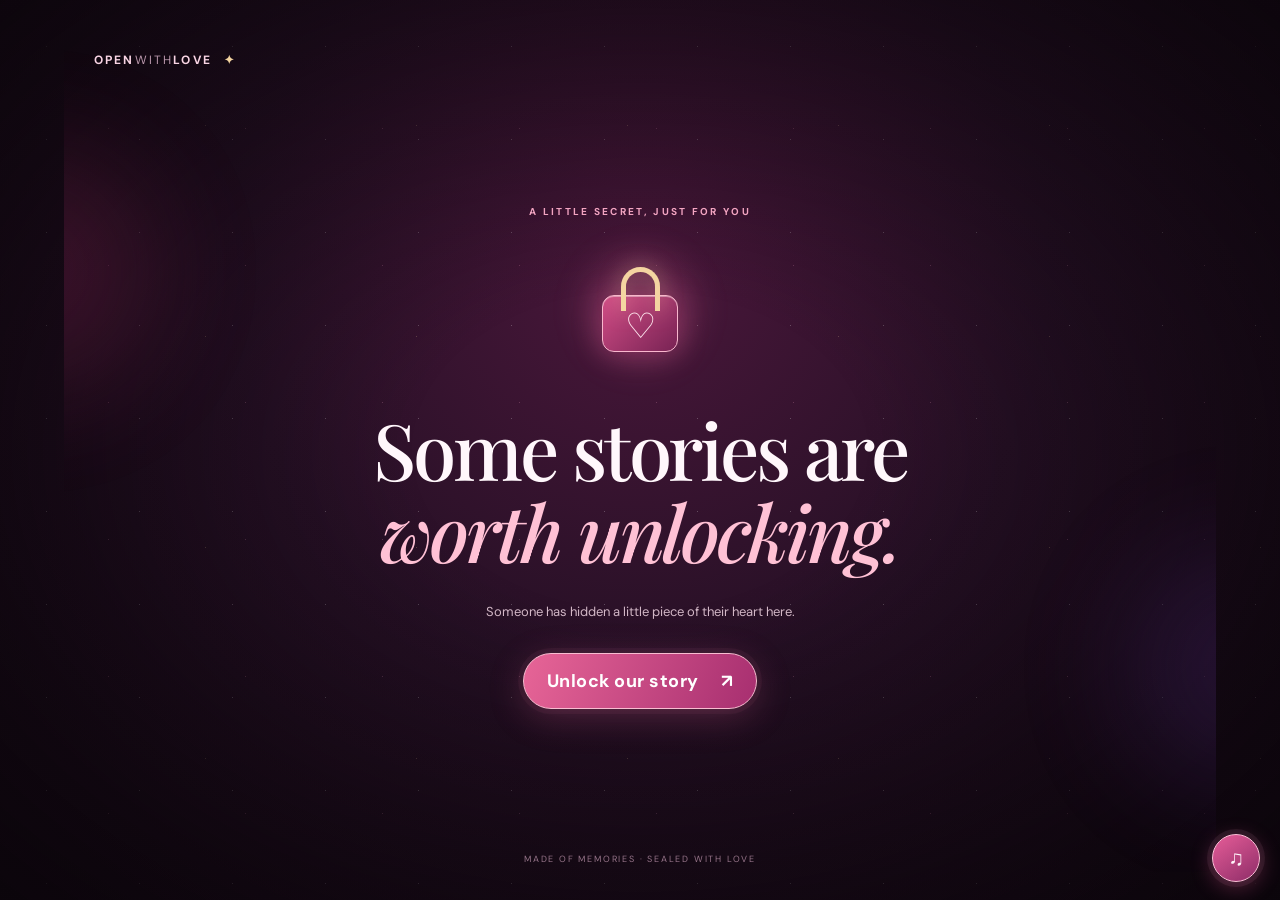
<file: index.html>
<!doctype html>
<html lang="en"><head><meta charset="utf-8"><meta name="viewport" content="width=device-width,initial-scale=1"><meta name="theme-color" content="#190916"><title>The Anniversary Experience | OpenWithLove</title><link rel="stylesheet" href="style.css"><script src="config.js"></script><script defer src="script.js"></script></head>
<body class="scene scene-intro">
<div class="starfield" aria-hidden="true"></div><div class="vignette"></div>
<main class="intro-stage">
  <div class="brand-mark">OPEN<span>WITH</span>LOVE <i>✦</i></div>
  <div class="orb orb-one"></div><div class="orb orb-two"></div>
  <div class="intro-kicker reveal" id="introKicker">A LITTLE SECRET, JUST FOR YOU</div>
  <div class="lock-wrap reveal delay-1"><div class="lock-glow"></div><div class="lock-icon"><span class="lock-shackle"></span><span class="lock-body">♡</span></div></div>
  <h1 class="intro-title reveal delay-2" id="introTitle">Some stories are<br><em>worth unlocking.</em></h1>
  <p class="intro-copy reveal delay-3" id="introCopy">Someone has hidden a little piece of their heart here.</p>
  <button class="glow-button reveal delay-4" id="beginBtn"><span id="beginLabel">Unlock our story</span> <span>↗</span></button>
  <div class="bottom-note">MADE OF MEMORIES · SEALED WITH LOVE</div>
</main>
</div><div class="music-float" id="musicFloat">
<button type="button" class="music-float-button" id="musicFloatButton" aria-label="Play music" title="Play or pause music">♫</button>
<audio id="musicFloatAudio" loop preload="none"></audio>
</div></body></html>
</file>
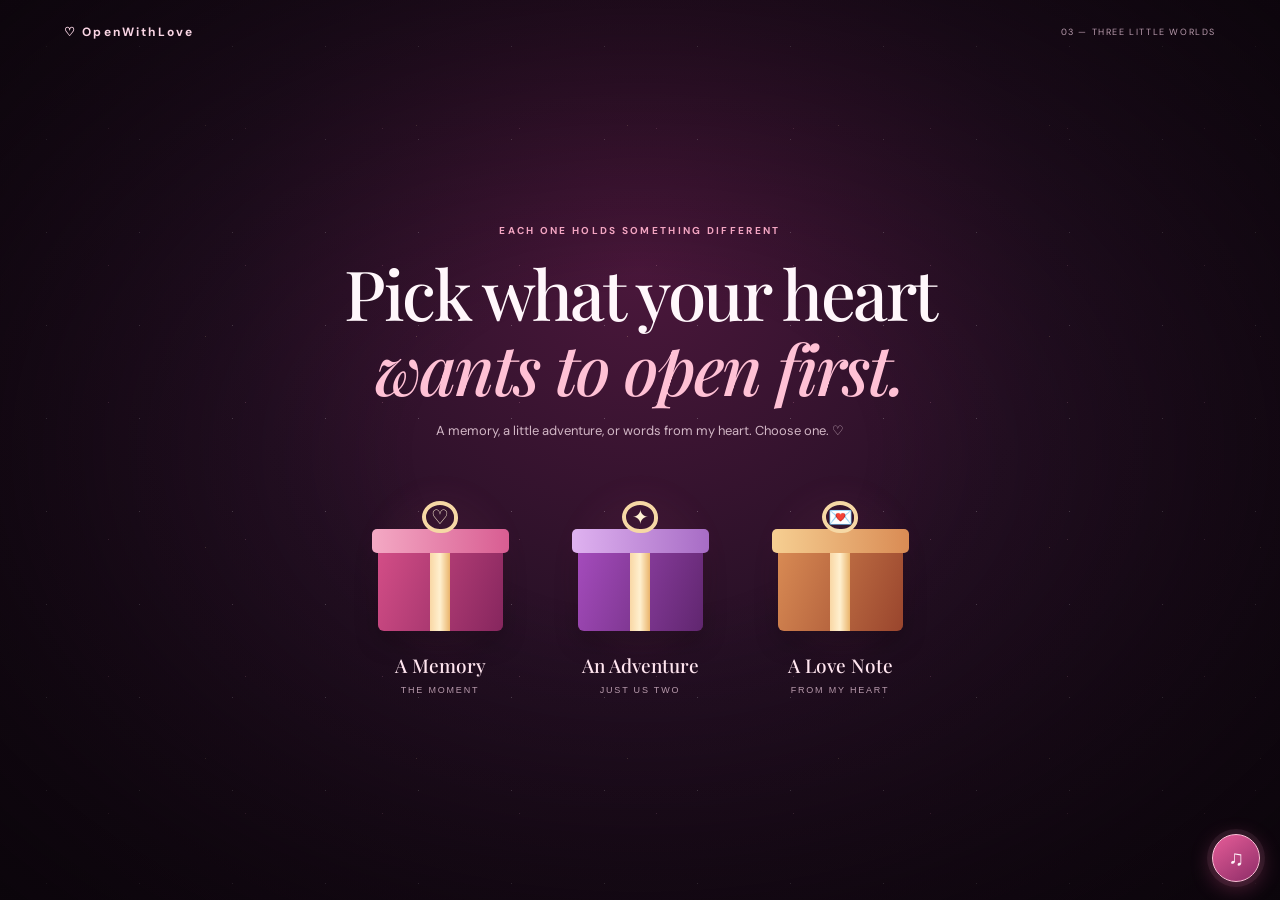
<file: boxes.html>
<!doctype html><html lang="en"><head><meta charset="utf-8"><meta name="viewport" content="width=device-width,initial-scale=1"><title>Choose Your Surprise</title><link rel="stylesheet" href="style.css"><script src="config.js"></script><script defer src="script.js"></script></head><body class="scene">
<div class="starfield"></div><div class="vignette"></div><header class="topbar"><a href="index.html" class="brand">♡ OpenWithLove</a><span>03 — THREE LITTLE WORLDS</span></header>
<main class="scene-content boxes-content"><p class="eyebrow">EACH ONE HOLDS SOMETHING DIFFERENT</p><h1>Pick what your heart<br><em>wants to open first.</em></h1><p class="muted">A memory, a little adventure, or words from my heart. Choose one. ♡</p>
<div class="mystery-row romantic-choices">
<button class="mystery-box choice-memory" data-box="memory" aria-label="Open a memory capsule"><span class="box-aura"></span><span class="gift-lid"></span><span class="gift-body"></span><span class="gift-ribbon"></span><span class="gift-bow">♡</span><b class="choice-title">A Memory</b><small>THE MOMENT</small></button>
<button class="mystery-box choice-date" data-box="date" aria-label="Reveal a date night invitation"><span class="box-aura"></span><span class="gift-lid"></span><span class="gift-body"></span><span class="gift-ribbon"></span><span class="gift-bow">✦</span><b class="choice-title">An Adventure</b><small>JUST US TWO</small></button>
<button class="mystery-box choice-letter" data-box="letter" aria-label="Open a little love letter"><span class="box-aura"></span><span class="gift-lid"></span><span class="gift-body"></span><span class="gift-ribbon"></span><span class="gift-bow">💌</span><b class="choice-title">A Love Note</b><small>FROM MY HEART</small></button>
</div>
<section class="box-reveal hidden" id="boxReveal" aria-live="polite">
<div class="reveal-spark" id="revealIcon">✧</div><p class="eyebrow" id="revealEyebrow">JUST FOR YOU</p><h2 id="boxTitle">A little surprise</h2><p id="boxText"></p>
<div id="boxExtra" class="box-extra"></div>
<button class="glow-button hidden" id="boxContinue">Keep our story going ↗</button>
</section></main></div><div class="music-float" id="musicFloat">
<button type="button" class="music-float-button" id="musicFloatButton" aria-label="Play music" title="Play or pause music">♫</button>
<audio id="musicFloatAudio" loop preload="none"></audio>
</div></body></html>
</file>
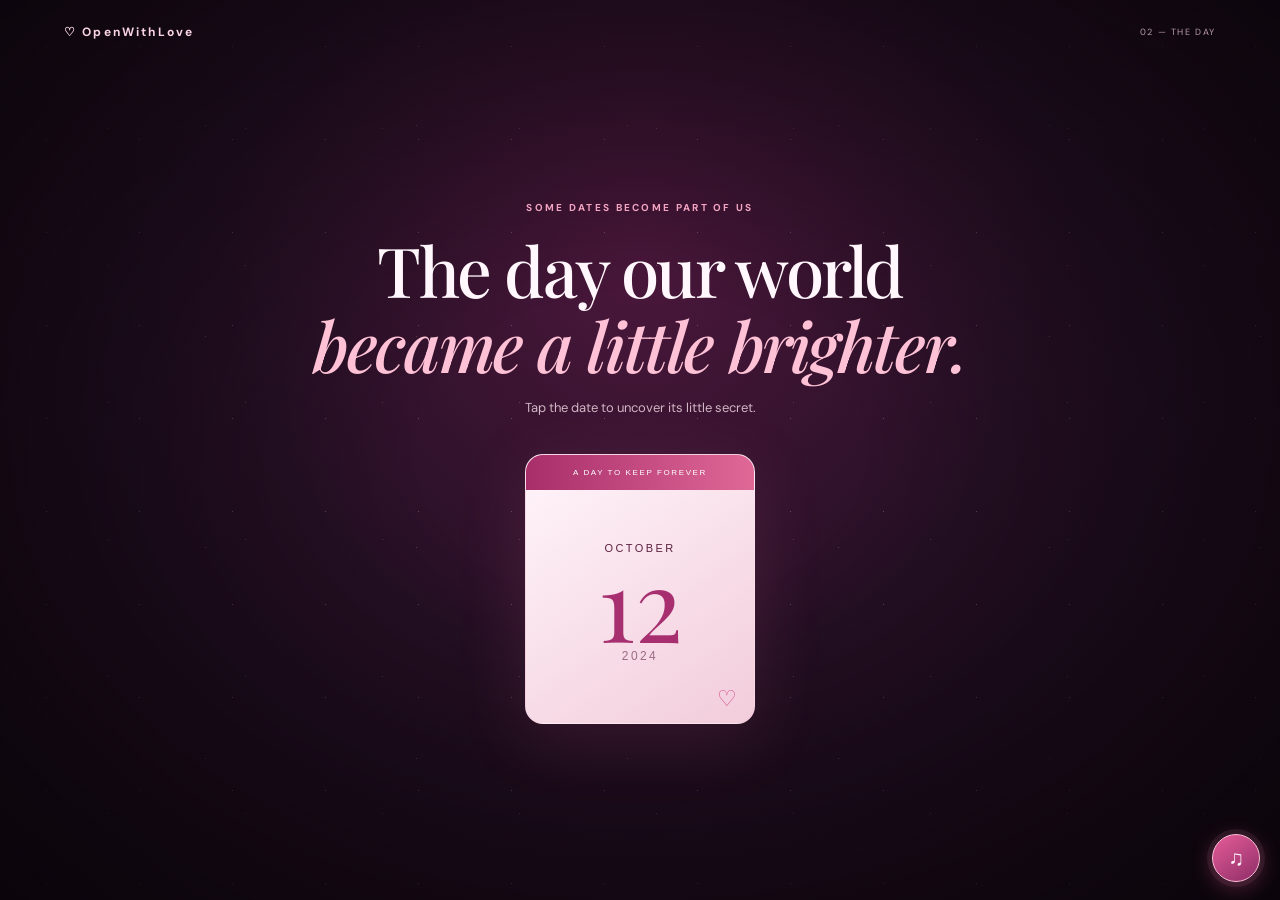
<file: date.html>
<!doctype html><html lang="en"><head><meta charset="utf-8"><meta name="viewport" content="width=device-width,initial-scale=1"><title>The Day Our Story Began</title><link rel="stylesheet" href="style.css"><script src="config.js"></script><script defer src="script.js"></script></head><body class="scene">
<div class="starfield"></div><div class="vignette"></div><header class="topbar"><a href="index.html" class="brand">♡ OpenWithLove</a><span>02 — THE DAY</span></header><main class="scene-content date-content"><p class="eyebrow">SOME DATES BECOME PART OF US</p><h1>The day our world<br><em>became a little brighter.</em></h1><p class="muted">Tap the date to uncover its little secret.</p>
<button class="calendar-card" id="calendarCard"><span class="calendar-top">A DAY TO KEEP FOREVER</span><span class="calendar-month" id="dateMonth">OCTOBER</span><span class="calendar-day" id="dateDay">12</span><span class="calendar-year" id="dateYear">2026</span><span class="calendar-heart">♡</span><span class="calendar-ripple"></span></button>
<div class="date-reveal hidden" id="dateReveal"><span class="tiny-heart">✦</span><h2>And just like that… <em>it became us.</em></h2><p id="dateMessage">The beginning of a story we’ll keep choosing, one day at a time.</p><button class="glow-button" id="dateContinue">Find your surprise ↗</button></div></main></div><div class="music-float" id="musicFloat">
<button type="button" class="music-float-button" id="musicFloatButton" aria-label="Play music" title="Play or pause music">♫</button>
<audio id="musicFloatAudio" loop preload="none"></audio>
</div></body></html>
</file>
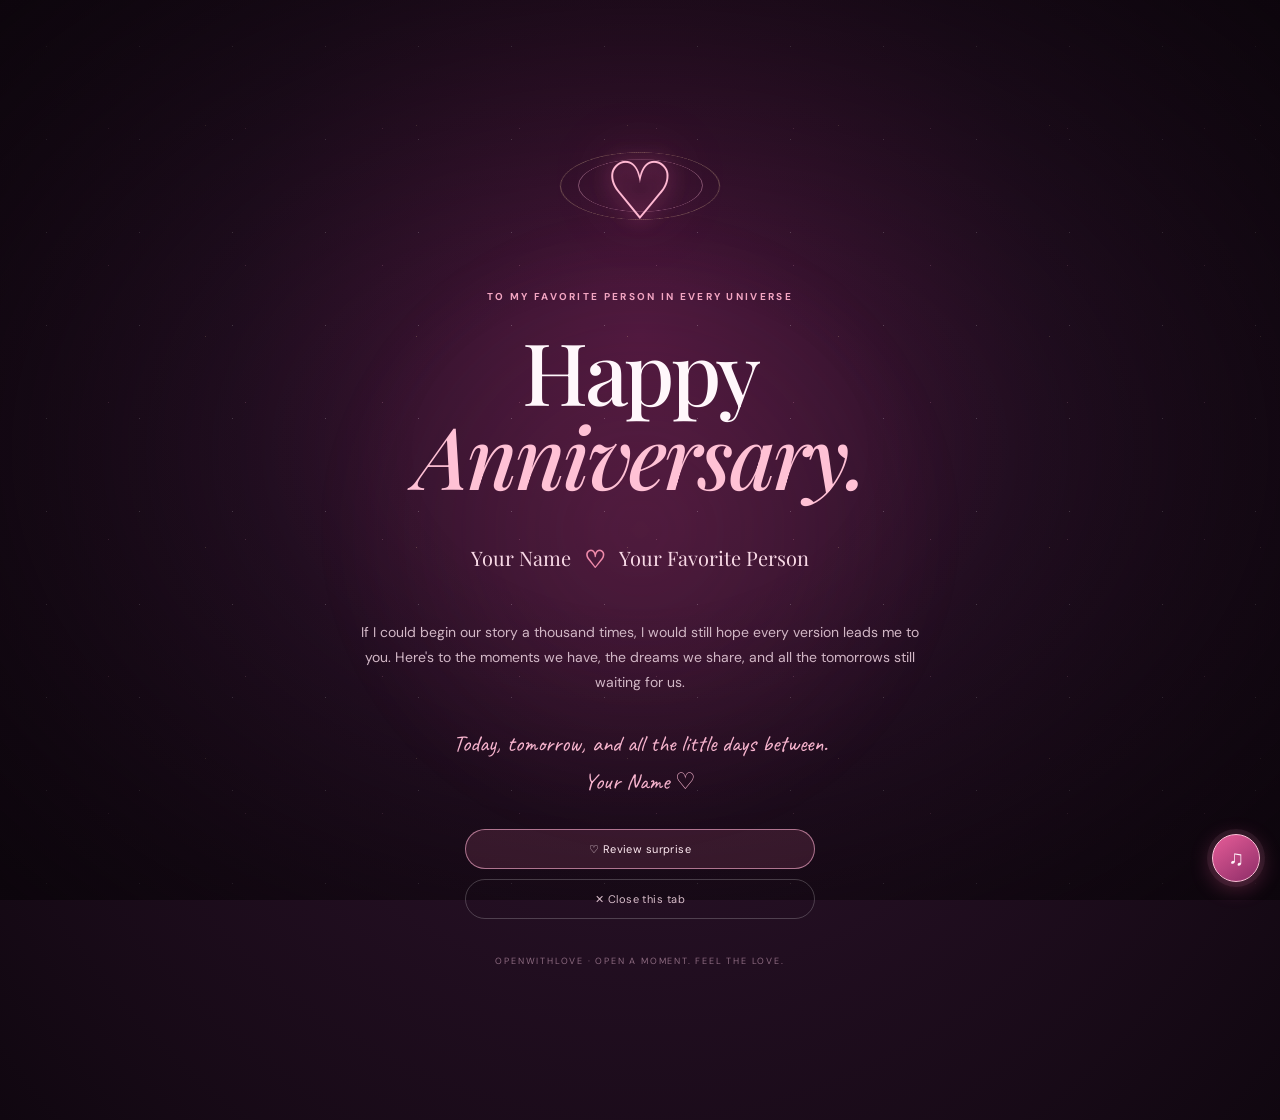
<file: final.html>
<!doctype html><html lang="en"><head><meta charset="utf-8"><meta name="viewport" content="width=device-width,initial-scale=1"><title>Our Forever | OpenWithLove</title><link rel="stylesheet" href="style.css"><script src="config.js"></script><script defer src="script.js"></script></head><body class="scene final-scene">
<div class="starfield"></div><div class="vignette"></div><div class="final-glow"></div><div class="final-particles" aria-hidden="true"></div>
<main class="final-content"><div class="final-orbit"><div class="orbit orbit-one"></div><div class="orbit orbit-two"></div><div class="final-heart">♡</div></div><p class="eyebrow">TO MY FAVORITE PERSON IN EVERY UNIVERSE</p><h1>Happy<br><em>Anniversary.</em></h1><div class="names"><span data-your-name>Your Name</span><b>♡</b><span data-partner-name>Your Favorite Person</span></div><p class="final-message" id="finalMessage">If I could begin our story a thousand times, I would still hope every version leads me to you. Here's to the moments we have, the dreams we share, and all the tomorrows still waiting for us.</p><p class="handwritten">Today, tomorrow, and all the little days between.<br><span data-your-name>Your Name</span> ♡</p><div class="final-bottom-actions">
<button type="button" class="final-review-button" id="finalReviewButton">♡ Review surprise</button>
<button type="button" class="final-close-button" id="finalCloseButton">✕ Close this tab</button>
<p id="finalCloseMessage" class="final-close-message hidden">This browser may not allow a webpage to close its own tab. You can close this tab manually whenever you're ready. ♡</p>
</div><div class="final-footer">OPENWITHLOVE · OPEN A MOMENT. FEEL THE LOVE.</div></main></div><div class="music-float" id="musicFloat">
<button type="button" class="music-float-button" id="musicFloatButton" aria-label="Play music" title="Play or pause music">♫</button>
<audio id="musicFloatAudio" loop preload="none"></audio>
</div></body></html>
</file>
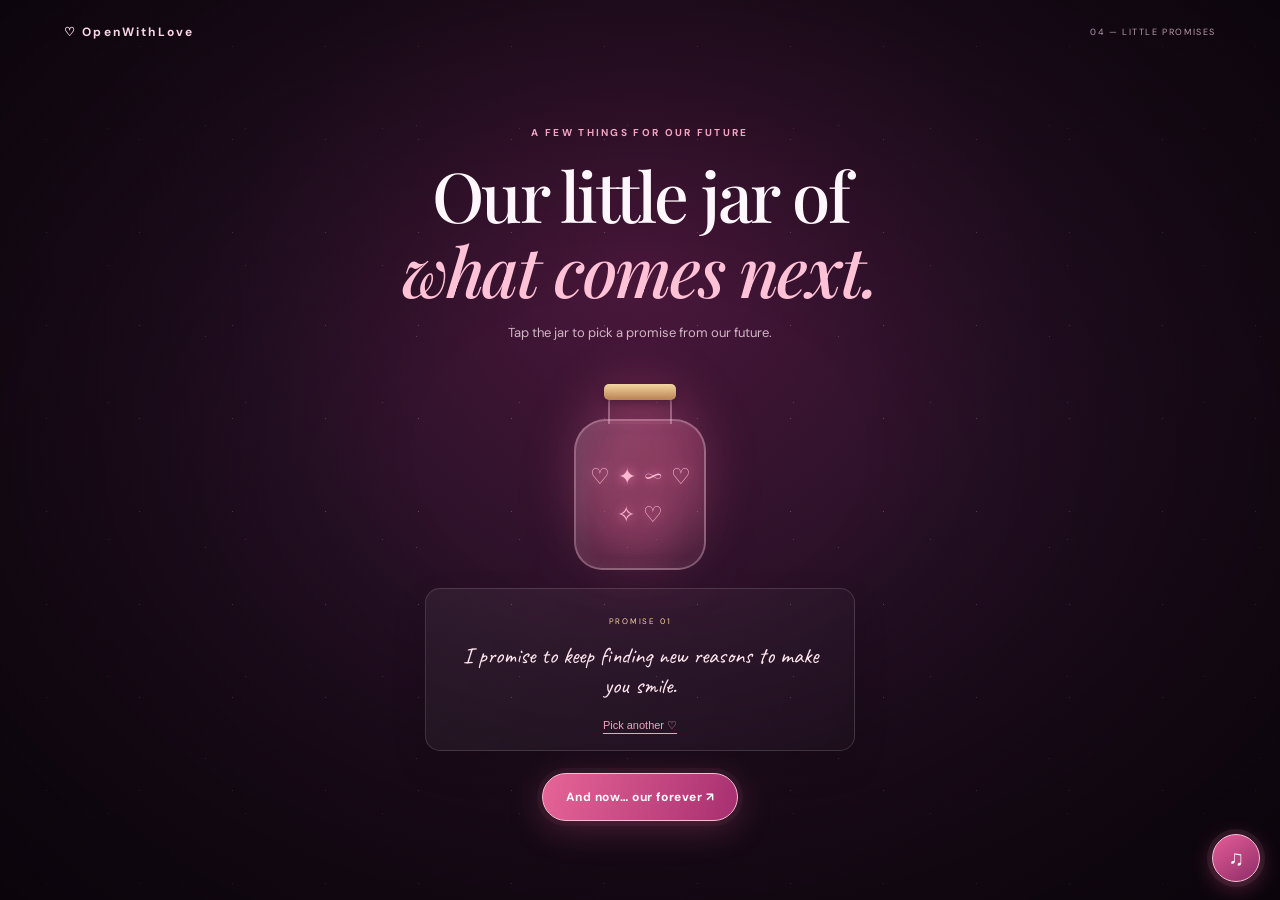
<file: promises.html>
<!doctype html><html lang="en"><head><meta charset="utf-8"><meta name="viewport" content="width=device-width,initial-scale=1"><title>Our Promise Jar</title><link rel="stylesheet" href="style.css"><script src="config.js"></script><script defer src="script.js"></script></head><body class="scene">
<div class="starfield"></div><div class="vignette"></div><header class="topbar"><a href="index.html" class="brand">♡ OpenWithLove</a><span>04 — LITTLE PROMISES</span></header><main class="scene-content promise-content"><p class="eyebrow">A FEW THINGS FOR OUR FUTURE</p><h1>Our little jar of<br><em>what comes next.</em></h1><p class="muted">Tap the jar to pick a promise from our future.</p>
<button class="jar-button" id="jarButton" aria-label="Pick a promise"><span class="jar-lid"></span><span class="jar-neck"></span><span class="jar-glass"><i>♡</i><i>✦</i><i>∞</i><i>♡</i><i>✧</i><i>♡</i></span><span class="jar-glow"></span></button>
<div class="promise-card" id="promiseCard"><span class="promise-count" id="promiseCount">PROMISE 01</span><p id="promiseText">I promise to keep finding new reasons to make you smile.</p><button class="text-button" id="anotherPromise">Pick another ♡</button></div>
<button class="glow-button" id="finishPromises">And now… our forever ↗</button></main></div><div class="music-float" id="musicFloat">
<button type="button" class="music-float-button" id="musicFloatButton" aria-label="Play music" title="Play or pause music">♫</button>
<audio id="musicFloatAudio" loop preload="none"></audio>
</div></body></html>
</file>
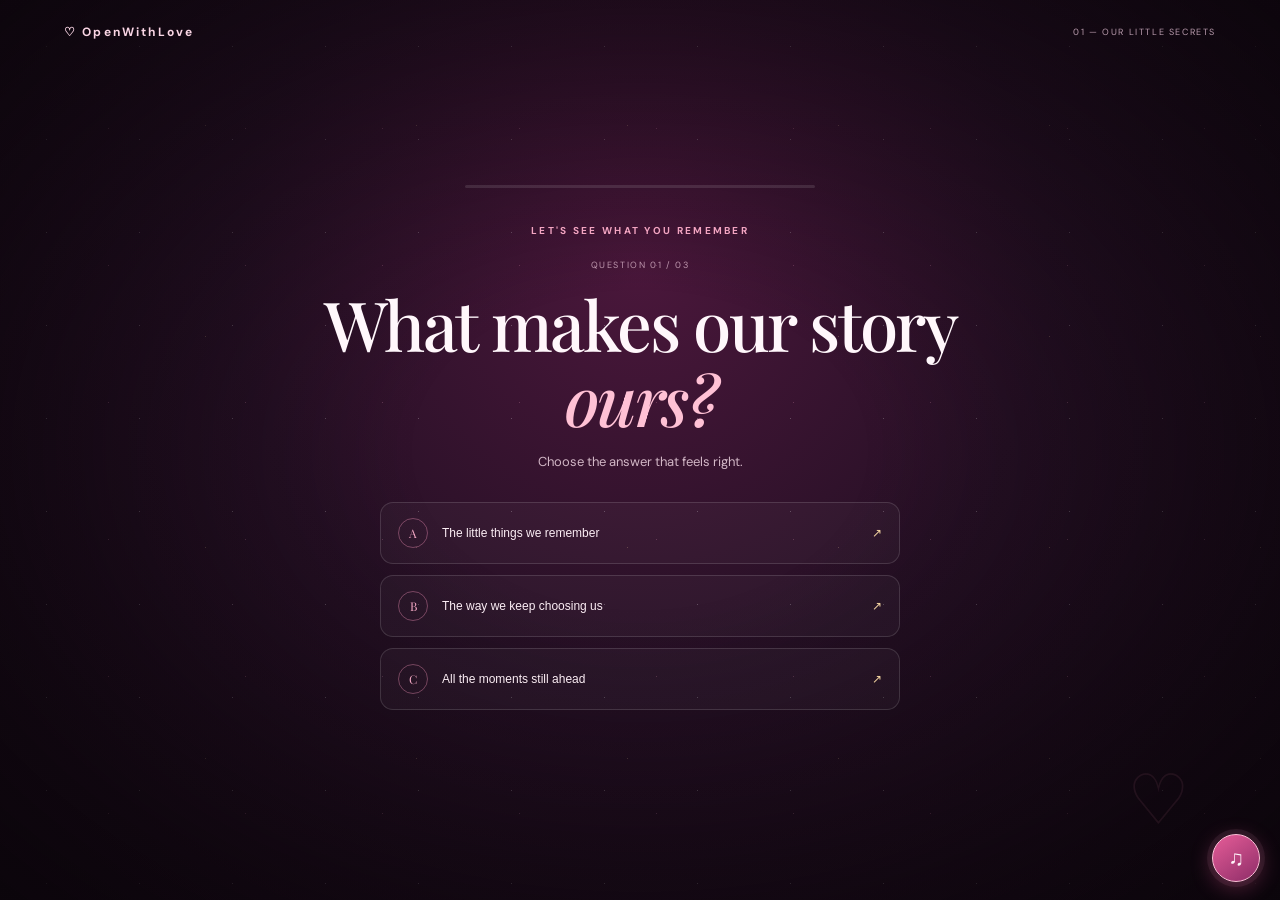
<file: quiz.html>
<!doctype html><html lang="en"><head><meta charset="utf-8"><meta name="viewport" content="width=device-width,initial-scale=1"><title>Our Little Secrets</title><link rel="stylesheet" href="style.css"><script src="config.js"></script><script defer src="script.js"></script></head><body class="scene">
<div class="starfield"></div><div class="vignette"></div><header class="topbar"><a href="index.html" class="brand">♡ OpenWithLove</a><span>01 — OUR LITTLE SECRETS</span></header>
<main class="scene-content quiz-content"><div class="progress"><span id="progressFill"></span></div><p class="eyebrow">LET'S SEE WHAT YOU REMEMBER</p><div class="question-number" id="questionNumber">QUESTION 01 / 03</div><h1 id="questionTitle">What makes our story <em>ours?</em></h1><p class="muted" id="questionSub">Choose the answer that feels right.</p><div class="answer-list" id="answerList"></div><div class="quiz-feedback" id="quizFeedback" aria-live="polite"></div><button class="glow-button hidden" id="nextQuestion">Next little secret ↗</button></main><div class="ambient-heart">♡</div></div><div class="music-float" id="musicFloat">
<button type="button" class="music-float-button" id="musicFloatButton" aria-label="Play music" title="Play or pause music">♫</button>
<audio id="musicFloatAudio" loop preload="none"></audio>
</div></body></html>
</file>
<file: style.css>
@import url('https://fonts.googleapis.com/css2?family=DM+Sans:wght@400;500;600;700&family=Playfair+Display:ital,wght@0,500;0,600;0,700;1,500;1,600&family=Caveat:wght@500;600&display=swap');
:root{--night:#190916;--night2:#2b1027;--wine:#5d193b;--rose:#f08bab;--pink:#ffc1d5;--gold:#f4d5a1;--muted:#d2b7c6;--serif:'Playfair Display',Georgia,serif;--sans:'DM Sans',sans-serif;--hand:'Caveat',cursive}
*{box-sizing:border-box}html{scroll-behavior:smooth}body{margin:0;min-height:100vh;background:radial-gradient(ellipse at 50% 30%,#4a173b 0,#261025 45%,#100710 100%);color:#fff7fb;font-family:var(--sans);overflow-x:hidden}.scene{position:relative;isolation:isolate;padding:24px clamp(18px,5vw,70px) 28px;display:flex;flex-direction:column}.starfield{position:fixed;inset:0;z-index:-2;pointer-events:none;background-image:radial-gradient(#fff 0.7px,transparent 1px),radial-gradient(#f8a6c7 .7px,transparent 1px),radial-gradient(#f4d5a1 .6px,transparent 1px);background-size:93px 93px,137px 137px,211px 211px;background-position:0 0,40px 60px,100px 20px;opacity:.24;animation:starDrift 40s linear infinite}.vignette{position:fixed;inset:0;z-index:-1;pointer-events:none;background:radial-gradient(ellipse at center,transparent 25%,#0b050bd9 100%)}@keyframes starDrift{to{background-position:93px 186px,177px 0,0 211px}}a{color:inherit;text-decoration:none}.brand-mark,.brand{font-size:12px;letter-spacing:.18em;color:#f9d5e4;font-weight:700}.brand-mark{position:absolute;top:28px;left:30px}.brand-mark span{font-weight:400;color:#b997ab}.brand-mark i{color:var(--gold);font-style:normal;margin-left:7px}.topbar{display:flex;justify-content:space-between;align-items:center;gap:15px;font-size:10px;letter-spacing:.16em;color:#b99bad}.topbar span{font-size:9px}.intro-stage{position:relative;min-height:calc(100vh - 52px);display:flex;flex-direction:column;align-items:center;justify-content:center;text-align:center;padding:60px 15px 70px;overflow:hidden}.intro-kicker,.eyebrow{font-size:10px;letter-spacing:.23em;color:#f3a5c2;font-weight:700}.intro-kicker{margin-top:28px}.lock-wrap{width:115px;height:135px;position:relative;margin:24px 0 20px;display:grid;place-items:center}.lock-glow{position:absolute;width:115px;height:115px;border-radius:50%;background:#f079a42b;filter:blur(15px);animation:pulse 3s ease-in-out infinite}.lock-icon{position:relative;width:76px;height:85px;display:grid;place-items:end center}.lock-shackle{position:absolute;top:0;width:39px;height:44px;border:5px solid var(--gold);border-bottom:0;border-radius:25px 25px 0 0;filter:drop-shadow(0 0 10px #f4d5a188)}.lock-body{width:76px;height:57px;border:1px solid #f9b7ce;border-radius:12px;background:linear-gradient(135deg,#d24d86,#782354);display:grid;place-items:center;font:35px var(--serif);color:#ffe8f0;box-shadow:0 0 28px #d9518c66,inset 0 1px #fff6}.intro-title{font:500 clamp(42px,7.5vw,78px)/1.05 var(--serif);letter-spacing:-.04em;margin:12px 0 14px}.intro-title em,h1 em{font-weight:500;color:var(--pink)}.intro-copy,.muted{color:var(--muted);font-size:13px;line-height:1.8}.glow-button{display:inline-flex;align-items:center;justify-content:center;gap:22px;border:1px solid #f9bdd1;background:linear-gradient(110deg,#e76597,#a72f70);color:white;border-radius:99px;padding:15px 23px;font:700 12px var(--sans);letter-spacing:.04em;cursor:pointer;box-shadow:0 0 0 5px #f08bab0d,0 8px 35px #e7659740;transition:transform .25s,box-shadow .25s,filter .25s}.glow-button:hover{transform:translateY(-3px);box-shadow:0 0 0 7px #f08bab12,0 12px 45px #e7659766;filter:brightness(1.08)}.glow-button span{font-size:18px}.intro-stage .glow-button{margin-top:17px}.bottom-note{position:absolute;bottom:7px;font-size:9px;letter-spacing:.2em;color:#967489}.orb{position:absolute;width:240px;height:240px;border-radius:50%;filter:blur(60px);opacity:.17;pointer-events:none}.orb-one{background:#f04393;left:-150px;top:15%}.orb-two{background:#8648d1;right:-150px;bottom:10%}.reveal{animation:riseIn .9s cubic-bezier(.18,.7,.2,1) both}.delay-1{animation-delay:.12s}.delay-2{animation-delay:.22s}.delay-3{animation-delay:.32s}.delay-4{animation-delay:.42s}@keyframes riseIn{from{opacity:0;transform:translateY(22px);filter:blur(7px)}to{opacity:1;transform:translateY(0);filter:blur(0)}}@keyframes pulse{50%{transform:scale(1.2);opacity:.65}}.launching .intro-stage{animation:launchAway .65s ease forwards}@keyframes launchAway{to{opacity:0;transform:scale(1.05);filter:blur(12px)}}.scene-content{width:min(100%,760px);margin:auto;text-align:center;padding:55px 0 30px;animation:riseIn .85s both}.scene-content h1,.final-content h1{font:500 clamp(38px,6.7vw,69px)/1.08 var(--serif);letter-spacing:-.035em;margin:15px 0}.scene-content .eyebrow{margin-bottom:18px}.progress{width:min(100%,350px);height:3px;background:#ffffff1c;border-radius:5px;margin:0 auto 36px;overflow:hidden}.progress span{display:block;height:100%;width:0;background:linear-gradient(90deg,var(--rose),var(--gold));transition:width .5s}.question-number{font-size:9px;letter-spacing:.18em;color:#bd96ac;margin:22px 0 8px}.scene-content h1 em{font-style:italic}.answer-list{display:grid;gap:11px;width:min(100%,520px);margin:28px auto 12px}.answer-option{display:flex;align-items:center;gap:14px;text-align:left;width:100%;padding:15px 17px;border:1px solid #ffffff22;border-radius:13px;background:#ffffff08;color:#fceef5;font-size:12px;cursor:pointer;transition:transform .2s,border .2s,background .2s}.answer-option:hover,.answer-option.selected{transform:translateX(4px);border-color:#ee8eb4;background:#ee8eb414}.answer-letter{width:30px;height:30px;border:1px solid #ee8eb466;border-radius:50%;display:grid;place-items:center;color:#f5a9c6;font-family:var(--serif)}.answer-option i{font-style:normal;margin-left:auto;color:var(--gold)}.quiz-feedback{min-height:30px;opacity:0;color:#f7d9e5;font:21px var(--hand);transition:opacity .3s}.quiz-feedback.show{opacity:1}.hidden{display:none!important}.ambient-heart{position:fixed;right:7%;bottom:6%;font-size:70px;color:#f08bab16;animation:float 6s ease-in-out infinite;pointer-events:none}@keyframes float{50%{transform:translateY(-20px) rotate(8deg)}}.date-content{max-width:800px}.calendar-card{position:relative;display:flex;flex-direction:column;align-items:center;justify-content:center;width:230px;height:270px;margin:34px auto 22px;border:1px solid #f8c3d433;border-radius:18px;background:linear-gradient(145deg,#fff5fa,#f2ccdb);color:#5c2140;box-shadow:0 15px 70px #e46b9a24;cursor:pointer;overflow:hidden;transition:transform .35s,box-shadow .35s}.calendar-card:hover{transform:translateY(-6px) rotate(-1deg);box-shadow:0 25px 85px #e46b9a40}.calendar-top{position:absolute;top:0;left:0;right:0;padding:13px;background:linear-gradient(90deg,#a82e6a,#df6897);color:white;font-size:8px;letter-spacing:.2em}.calendar-month{margin-top:28px;font-size:11px;letter-spacing:.22em}.calendar-day{font:100px/.95 var(--serif);color:#a72f70}.calendar-year{font-size:12px;letter-spacing:.2em;color:#9c6b83}.calendar-heart{position:absolute;bottom:11px;right:17px;color:#d8588a;font-size:22px}.calendar-ripple{position:absolute;width:10px;height:10px;border:1px solid #e9659b;border-radius:50%;opacity:0}.calendar-open .calendar-ripple{animation:ripple 1s ease-out}@keyframes ripple{to{transform:scale(35);opacity:0}}.date-reveal{animation:riseIn .6s both}.date-reveal h2,.box-reveal h2{font:500 28px var(--serif);color:#ffe4ee}.date-reveal h2 em{color:var(--pink)}.date-reveal p,.box-reveal p{font-size:13px;color:var(--muted);line-height:1.8}.tiny-heart{color:var(--gold)}.boxes-content{max-width:850px}.mystery-row{display:flex;justify-content:center;gap:clamp(18px,5vw,55px);margin:45px auto 25px}.mystery-box{width:145px;height:170px;position:relative;border:0;background:transparent;cursor:pointer;transition:transform .3s}.mystery-box:hover{transform:translateY(-8px) rotate(-2deg)}.mystery-box small{position:absolute;bottom:0;left:0;right:0;color:#b99bad;letter-spacing:.2em;font-size:9px}.box-aura{position:absolute;inset:5px;border-radius:50%;background:#e7659726;filter:blur(15px);opacity:.3;transition:opacity .3s}.gift-body{position:absolute;left:10px;right:10px;bottom:27px;height:86px;border-radius:6px;background:linear-gradient(110deg,#d44e87,#86265e);box-shadow:inset 0 1px #fff5,0 12px 25px #0003}.gift-lid{position:absolute;left:4px;right:4px;bottom:105px;height:24px;border-radius:5px;background:linear-gradient(90deg,#f4a9c4,#d85d92);z-index:2;transform-origin:left bottom;transition:transform .6s}.gift-ribbon{position:absolute;left:calc(50% - 10px);bottom:27px;width:20px;height:86px;background:linear-gradient(90deg,#f9d7a5,#fff0cf,#eab46b);z-index:1}.gift-bow{position:absolute;bottom:125px;left:calc(50% - 18px);width:36px;height:32px;border:4px solid #f6d8a5;border-radius:50% 50% 45% 50%;color:#fff1d3;display:grid;place-items:center;z-index:3;font-size:20px}.mystery-box:nth-child(2) .gift-body{background:linear-gradient(110deg,#a54cbd,#60266f)}.mystery-box:nth-child(2) .gift-lid{background:linear-gradient(90deg,#dfb2f0,#a76cc5)}.mystery-box:nth-child(3) .gift-body{background:linear-gradient(110deg,#d98b54,#99452d)}.mystery-box:nth-child(3) .gift-lid{background:linear-gradient(90deg,#f6cf92,#d98b54)}.mystery-box.chosen .box-aura{opacity:1}.mystery-box.opened .gift-lid{transform:translate(25px,-45px) rotate(25deg)}.mystery-box.opened .gift-bow{animation:bowPop .5s ease}@keyframes bowPop{50%{transform:translateY(-25px) scale(1.25)}}.box-reveal{max-width:470px;margin:10px auto 0;padding:20px;border:1px solid #ffffff1a;border-radius:16px;background:#ffffff08;animation:riseIn .6s both}.reveal-spark{font-size:30px;color:var(--gold);animation:spin 8s linear infinite}@keyframes spin{to{transform:rotate(360deg)}}.promise-content{max-width:760px}.jar-button{position:relative;width:160px;height:200px;border:0;background:transparent;display:block;margin:25px auto 18px;cursor:pointer;filter:drop-shadow(0 15px 25px #e85b9633);transition:transform .25s}.jar-button:hover{transform:translateY(-5px)}.jar-glass{position:absolute;bottom:0;left:14px;width:132px;height:151px;border:2px solid #ffd5e755;border-radius:32px 32px 28px 28px;background:linear-gradient(130deg,#ffffff18,#f07fa321 50%,#ffffff08);box-shadow:inset 8px 0 16px #fff1,inset -8px 0 18px #e65b9610;display:flex;flex-wrap:wrap;align-content:center;justify-content:center;gap:8px;padding:20px 13px;backdrop-filter:blur(3px)}.jar-glass i{font:22px var(--serif);font-style:normal;color:#ffb9d2;text-shadow:0 0 12px #ff8eb7}.jar-neck{position:absolute;z-index:2;top:22px;left:48px;width:64px;height:32px;border:2px solid #ffd5e755;border-bottom:0;border-radius:10px 10px 0 0;background:#f07fa318}.jar-lid{position:absolute;z-index:3;top:14px;left:44px;width:72px;height:16px;border-radius:5px;background:linear-gradient(#f4d5a1,#b88152);box-shadow:0 3px 9px #0004}.jar-glow{position:absolute;inset:10px;border-radius:50%;background:#e7659730;filter:blur(24px);z-index:-1}.jar-button.shake{animation:jarShake .65s ease}@keyframes jarShake{20%,60%{transform:rotate(-7deg)}40%,80%{transform:rotate(7deg)}}.promise-card{width:min(100%,430px);margin:0 auto 22px;padding:19px 22px 16px;border:1px solid #ffffff24;border-radius:15px;background:linear-gradient(120deg,#ffffff0d,#ffffff05);box-shadow:0 15px 35px #0002}.promise-count{font-size:8px;letter-spacing:.22em;color:var(--gold)}.promise-card p{font:23px/1.3 var(--hand);color:#ffe6ef;margin:12px 0}.text-button{border:0;background:transparent;color:#f0a2bf;text-decoration:underline;text-underline-offset:4px;font-size:11px;cursor:pointer}.pop-in{animation:riseIn .4s both}.final-scene{overflow:hidden;min-height:100vh;justify-content:center;align-items:center;padding:45px 20px}.final-glow{position:fixed;width:min(75vw,650px);height:min(75vw,650px);border-radius:50%;background:radial-gradient(circle,#d94d8b22,transparent 68%);filter:blur(20px);z-index:-1;animation:pulse 5s ease-in-out infinite}.final-content{width:min(100%,720px);text-align:center;position:relative;padding:10px 15px 40px;animation:riseIn 1.2s both}.final-orbit{height:155px;display:grid;place-items:center;position:relative;margin:0 auto 12px;width:180px}.final-heart{font:80px var(--serif);color:#ffb8d2;text-shadow:0 0 20px #ff6aa8,0 0 60px #df4d91;animation:heartBeat 2s ease-in-out infinite;z-index:2}.orbit{position:absolute;width:125px;height:125px;border:1px solid #f5b2cf66;border-radius:50%;transform:rotateX(65deg) rotateZ(0deg);animation:orbit 9s linear infinite}.orbit-two{width:160px;height:160px;border-color:#f4d5a155;transform:rotateX(65deg) rotateZ(60deg);animation-duration:12s;animation-direction:reverse}@keyframes orbit{to{transform:rotateX(65deg) rotateZ(360deg)}}@keyframes heartBeat{0%,100%{transform:scale(1)}12%{transform:scale(1.13)}24%{transform:scale(1)}}.final-content h1{font-size:clamp(54px,9vw,92px);margin:10px 0 20px}.names{display:flex;align-items:center;justify-content:center;gap:13px;flex-wrap:wrap;font:20px var(--serif);color:#f7d8e5;margin:24px 0}.names b{color:var(--rose);font-size:24px}.final-message{max-width:510px;margin:0 auto;color:#d2b7c6;font-size:14px;line-height:1.9}.handwritten{font:23px/1.3 var(--hand);color:#f7b4ce;margin:25px 0}.link-button{margin:5px auto 45px}.final-footer{font-size:9px;letter-spacing:.2em;color:#8d6b80}.final-particles{position:fixed;inset:0;pointer-events:none;overflow:hidden;z-index:-1}.final-particles span{position:absolute;bottom:-30px;color:#f6a9c6;font-size:13px;opacity:0;animation:particleRise 12s linear infinite}@keyframes particleRise{0%{transform:translateY(0) rotate(0);opacity:0}10%{opacity:.65}80%{opacity:.45}100%{transform:translateY(-115vh) rotate(220deg);opacity:0}}@media(max-width:600px){.scene{padding:20px 18px}.brand-mark{left:18px;top:20px}.intro-stage{min-height:calc(100vh - 48px)}.intro-title{font-size:47px}.topbar span{font-size:8px}.scene-content{padding-top:45px}.mystery-row{gap:4px;margin:38px auto 22px}.mystery-box{width:31%;height:150px;transform:scale(.94)}.gift-body{left:8px;right:8px}.gift-lid{left:2px;right:2px}.calendar-card{width:210px;height:250px}.final-content{padding-top:20px}.final-orbit{height:135px}.final-content h1{font-size:59px}.names{font-size:17px;gap:8px}.final-message{font-size:13px}}
/* B7 distinct romantic surprise interactions */
.choice-title{position:absolute;bottom:-20px;left:0;right:0;font:19px var(--serif);color:#ffe5ef;font-weight:500}
.mystery-box small{bottom:-37px;white-space:nowrap}
.romantic-choices{margin-bottom:65px}
.choice-memory .gift-body{background:linear-gradient(110deg,#d44e87,#86265e)}
.choice-date .gift-body{background:linear-gradient(110deg,#a54cbd,#60266f)}
.choice-letter .gift-body{background:linear-gradient(110deg,#d98b54,#99452d)}
.box-extra{display:grid;gap:9px;margin:15px auto 8px;max-width:430px}
.box-extra .glow-button{justify-self:center}
.date-choice{padding:12px 14px;border-radius:12px;border:1px solid #f3a4c344;background:#ffffff08;color:#fbe7ef;font-size:12px;text-align:left;cursor:pointer;transition:.2s}
.date-choice:hover,.date-choice.selected{border-color:#f2a3c7;background:#e7659722;transform:translateX(3px)}
.mini-envelope{width:240px;height:140px;margin:15px auto 5px;position:relative;border:0;background:#f5bfd1;border-radius:5px;cursor:pointer;overflow:hidden;box-shadow:0 10px 25px #0003}
.mini-envelope:before{content:"";position:absolute;inset:0;background:#df86a7;clip-path:polygon(0 0,50% 62%,100% 0,100% 100%,0 100%);z-index:2}
.mini-flap{position:absolute;inset:0 0 auto;height:90px;background:#f9d9e4;clip-path:polygon(0 0,100% 0,50% 85%);transform-origin:top;transition:transform .45s;z-index:3}
.mini-seal{position:absolute;z-index:4;left:calc(50% - 18px);top:47px;width:36px;height:36px;border-radius:50%;background:#8d285b;color:#fff;display:grid;place-items:center;font-size:23px;transition:opacity .2s}
.mini-letter{position:absolute;z-index:1;left:12px;right:12px;top:10px;height:120px;background:#fff9f5;color:#6b2949;padding:17px 13px;font:20px/1.2 var(--hand);display:grid;place-items:center;transition:transform .5s}
.mini-envelope.opened .mini-flap{transform:rotateX(180deg);z-index:0}
.mini-envelope.opened .mini-letter{transform:translateY(-4px);z-index:2}
.mini-envelope.opened .mini-seal{opacity:0}
.box-pop{animation:riseIn .6s both}
.saved{background:linear-gradient(100deg,#7c4c87,#be4d82)!important}
@media(max-width:600px){.mystery-box{width:31%;height:145px}.choice-title{font-size:15px}.mystery-box small{font-size:7px;letter-spacing:.12em}.mini-envelope{width:220px}}

/* B7 v3: each mystery box has its own unmistakable romantic interaction */
.mystery-box.chosen{filter:brightness(1.22);transform:translateY(-7px) scale(1.02)}
.mystery-box.opened .gift-lid{transform:translateY(-18px) rotate(-9deg)}
.memory-polaroid{width:min(270px,90%);margin:8px auto 12px;padding:12px 12px 8px;background:#fff5f7;color:#78344f;box-shadow:0 14px 35px #0005;transform:rotate(-2deg);transition:transform .45s,box-shadow .45s}
.memory-photo-gallery{display:flex;width:100%;overflow-x:auto;scroll-snap-type:x mandatory;scrollbar-width:thin;scrollbar-color:#c66b89 #f8dce5}
.memory-photo{height:150px;min-width:100%;margin:0;background:linear-gradient(145deg,#4c173b,#a43c70 55%,#f1a1bf);display:flex;flex-direction:column;align-items:center;justify-content:center;gap:12px;position:relative;overflow:hidden;scroll-snap-align:center}
.memory-photo img{width:100%;height:100%;object-fit:cover}
.memory-photo figcaption{position:absolute;left:8px;right:8px;bottom:7px;color:#fff;text-align:center;font:12px var(--serif);letter-spacing:.08em;text-shadow:0 2px 6px #000}
.memory-photo:before,.memory-photo:after{content:"♡";position:absolute;color:#fff7;font-size:55px;animation:floatMemory 4s ease-in-out infinite}
.memory-photo:before{left:15px;top:12px}.memory-photo:after{right:18px;bottom:2px;animation-delay:1s}
.memory-heart{font-size:40px;color:#fff;text-shadow:0 0 18px #ff8db9;animation:heartBeat 2s infinite}
.memory-caption{font:12px var(--serif);letter-spacing:.12em;color:#fff}
.memory-polaroid>p{font:19px var(--hand);text-align:center;margin:9px 0 2px}
.memory-kept{transform:rotate(2deg) scale(1.04);box-shadow:0 0 30px #ff8eb988}
@keyframes floatMemory{50%{transform:translateY(-9px) rotate(12deg)}}
.date-plan{display:grid;gap:9px;margin:14px auto;max-width:460px}
.date-choice{display:grid;grid-template-columns:32px 1fr 20px;gap:10px;align-items:center;padding:13px;border-radius:14px;border:1px solid #f3a4c344;background:#ffffff08;color:#fbe7ef;text-align:left;cursor:pointer;transition:transform .25s,border-color .25s,background .25s}
.date-choice:hover,.date-choice.selected{border-color:#ffc0d9;background:#e7659728;transform:translateX(4px)}
.date-choice-emoji{font-size:22px}.date-choice strong{display:block;font-size:12px;letter-spacing:.05em}.date-choice small{display:block;font-size:10px;line-height:1.6;color:#d6b7c7;margin-top:3px}.date-check{opacity:.5}.date-choice.selected .date-check{opacity:1;color:#ffb6d0}
.letter-after{max-width:340px;margin:12px auto;color:#f3c6d8;font:20px/1.5 var(--hand);animation:riseIn .6s both}
@media(max-width:600px){.memory-photo{height:130px}.date-choice{padding:11px}.date-choice small{font-size:9px}}

/* B7 v4: music dock, all-gifts gate, and final-page review/close actions */
.music-dock{position:fixed;z-index:30;left:50%;bottom:14px;transform:translateX(-50%);width:min(560px,calc(100% - 24px));display:flex;align-items:center;gap:11px;padding:10px 12px;border:1px solid #ffb2d333;border-radius:18px;background:linear-gradient(120deg,#200d20ed,#3a132be8);box-shadow:0 10px 35px #0007,0 0 24px #ff5fa21a;backdrop-filter:blur(16px)}
.music-disc{width:37px;height:37px;flex:0 0 37px;border-radius:50%;display:grid;place-items:center;color:#ffe3ee;font-size:20px;background:radial-gradient(circle,#f7b3cd 0 14%,#55203e 16% 40%,#211020 42%);border:1px solid #f5a8c766;box-shadow:0 0 18px #ff5fa244}
.music-meta{min-width:0;flex:1;text-align:left}.music-meta strong,.music-meta small{display:block;overflow:hidden;text-overflow:ellipsis;white-space:nowrap}.music-meta strong{font-size:11px;letter-spacing:.05em;color:#ffe7f0}.music-meta small{font-size:9px;margin-top:3px;color:#d3aebe}
.music-action,.music-add{border:1px solid #ffb4d855;border-radius:999px;padding:8px 11px;background:#ff7cac1a;color:#ffeaf2;font-size:10px;cursor:pointer;white-space:nowrap}
.music-add input{display:none}.music-action:hover,.music-add:hover{background:#ff7cac36}
.final-actions{display:flex;flex-direction:column;align-items:center;gap:10px;margin:20px auto 0;width:min(100%,330px)}
.outline-button,.quiet-button{font:inherit;cursor:pointer;border-radius:999px;padding:12px 18px;width:100%;font-size:11px;letter-spacing:.04em;transition:transform .2s,background .2s}
.outline-button{border:1px solid #f7a8c977;color:#ffe6ef;background:#ffffff08}.outline-button:hover{transform:translateY(-2px);background:#f65c9822}
.quiet-button{border:1px solid #ffffff20;color:#c8a9b9;background:transparent}.quiet-button:hover{background:#ffffff0b}
.close-note{font-size:11px;line-height:1.7;color:#e8bfd0;max-width:290px;text-align:center;animation:riseIn .5s both}
#boxContinue:disabled{opacity:.55;cursor:not-allowed}
@media(max-width:460px){.music-dock{gap:7px;padding:8px}.music-disc{width:31px;height:31px;flex-basis:31px}.music-meta strong{font-size:10px}.music-meta small{font-size:8px}.music-action,.music-add{padding:8px;font-size:9px}}

/* v5: visible music bar and explicit final-page controls */
.music-panel{position:fixed!important;z-index:9999!important;left:50%!important;bottom:14px!important;transform:translateX(-50%)!important;width:min(560px,calc(100% - 24px))!important;display:flex!important;align-items:center!important;gap:10px!important;padding:11px 12px!important;border:1px solid #ffb2d399!important;border-radius:18px!important;background:rgba(34,10,29,.97)!important;box-shadow:0 10px 35px #0009,0 0 24px #ff5fa244!important;backdrop-filter:blur(14px)!important;color:#ffeaf2!important}
.music-panel-icon{display:grid;place-items:center;flex:0 0 34px;width:34px;height:34px;border-radius:50%;font-size:20px;color:#fff;background:radial-gradient(circle,#f6a9c8 0 15%,#622345 17% 48%,#1e0b1c 50%);border:1px solid #ffb2d3}
.music-panel-copy{min-width:0;flex:1;text-align:left}.music-panel-copy strong,.music-panel-copy small{display:block;white-space:nowrap;overflow:hidden;text-overflow:ellipsis}.music-panel-copy strong{font-size:11px;color:#fff0f6}.music-panel-copy small{font-size:9px;color:#e5b6cc;margin-top:3px}
.music-panel-play,.music-panel-add{display:inline-flex!important;align-items:center;justify-content:center;border:1px solid #ffb2d3!important;border-radius:999px!important;padding:9px 12px!important;background:#ff7cac22!important;color:#fff0f6!important;font-size:10px!important;cursor:pointer!important;white-space:nowrap!important}
.music-panel-add input{display:none!important}.music-panel-play:hover,.music-panel-add:hover{background:#ff7cac44!important}
body{padding-bottom:90px}
.final-bottom-actions{display:flex;flex-direction:column;align-items:center;gap:10px;width:min(100%,330px);margin:16px auto 24px}
.final-review-button,.final-close-button{width:100%;padding:12px 18px;border-radius:999px;font:inherit;font-size:11px;letter-spacing:.04em;cursor:pointer;transition:transform .2s,background .2s}
.final-review-button{border:1px solid #ffb2d399;background:#ff7cac22;color:#ffeaf2}.final-review-button:hover{transform:translateY(-2px);background:#ff7cac44}
.final-close-button{border:1px solid #ffffff35;background:transparent;color:#d8bdca}.final-close-button:hover{background:#ffffff12}
.final-close-message{max-width:290px;text-align:center;color:#f0c9d9;font-size:11px;line-height:1.7}
@media(max-width:500px){.music-panel{gap:6px;padding:8px!important}.music-panel-icon{width:28px;height:28px;flex-basis:28px}.music-panel-copy strong{font-size:10px}.music-panel-copy small{font-size:8px}.music-panel-play,.music-panel-add{padding:8px!important;font-size:9px!important}body{padding-bottom:84px}}

/* v6: responsive final page; no clipping at 100% browser zoom */
.final-scene{min-height:100vh;height:auto;overflow-x:hidden;overflow-y:auto!important}
.final-content{box-sizing:border-box;width:min(100% - 32px,760px);max-width:760px;margin:0 auto;padding:clamp(26px,5vh,58px) 0 36px;min-height:100vh;height:auto;display:flex;flex-direction:column;align-items:center;justify-content:flex-start}
.final-orbit{flex:0 0 auto;margin-top:clamp(0px,2vh,18px);margin-bottom:clamp(18px,3vh,30px)}
.final-content .eyebrow{margin-top:0}
.final-content h1{font-size:clamp(46px,7.2vw,86px);line-height:.98;margin:16px 0 20px}
.final-content .final-message{max-width:560px;margin:22px auto 16px;line-height:1.8}
.final-content .handwritten{margin:14px auto 8px;line-height:1.65}
.final-actions,.final-bottom-actions{position:relative;z-index:3;display:flex;flex-direction:column;align-items:center;gap:10px;width:min(100%,350px);margin:20px auto 28px}
.final-content .final-footer{position:static;margin:8px auto 0;padding-bottom:12px}
.music-panel{position:fixed!important;z-index:99999!important;left:50%!important;bottom:10px!important;transform:translateX(-50%)!important;display:flex!important;visibility:visible!important;opacity:1!important;pointer-events:auto!important}
body.final-scene{padding-bottom:105px!important}
@media(max-height:780px){
 .final-content{padding-top:18px;padding-bottom:26px}
 .final-orbit{transform:scale(.78);margin-top:-6px;margin-bottom:4px}
 .final-content h1{font-size:clamp(42px,6vw,64px);margin:8px 0 12px}
 .final-content .final-message{margin:12px auto 8px;line-height:1.55}
 .final-content .handwritten{margin:8px auto 4px}
 .final-actions,.final-bottom-actions{margin:12px auto 20px;gap:7px}
}
@media(max-width:600px){
 .final-content{width:calc(100% - 28px);padding-top:20px}
 .final-content h1{font-size:clamp(42px,12vw,64px)}
 .final-content .final-message{font-size:13px}
 .final-bottom-actions{width:min(100%,320px)}
}

.music-panel *{visibility:visible!important}
.final-review-button,.final-close-button{display:block!important;visibility:visible!important;opacity:1!important}

/* v7: compact bottom-right music controls; no centered music bar */
.music-panel{display:none!important}
.music-float{position:fixed!important;right:18px!important;bottom:16px!important;left:auto!important;top:auto!important;transform:none!important;z-index:100000!important;display:flex!important;align-items:center!important;gap:8px!important;padding:8px!important;border:1px solid #ffafd080!important;border-radius:999px!important;background:rgba(35,10,29,.96)!important;box-shadow:0 8px 28px #0008,0 0 18px #ff5fa233!important;backdrop-filter:blur(12px)!important;max-width:calc(100vw - 28px)!important}
.music-float-button,.music-float-add{display:inline-flex!important;align-items:center!important;justify-content:center!important;gap:7px!important;border:1px solid #ffb2d388!important;border-radius:999px!important;padding:10px 13px!important;background:#ff7cac22!important;color:#fff0f6!important;font-size:11px!important;cursor:pointer!important;white-space:nowrap!important}
.music-float-button{min-width:115px!important}.music-float-button.is-playing{background:#ff7cac55!important;box-shadow:0 0 14px #ff7cac33!important}
.music-float-add input{display:none!important}.music-float-add:hover,.music-float-button:hover{background:#ff7cac44!important}
.final-bottom-actions{position:relative!important;display:flex!important;flex-direction:column!important;align-items:center!important;gap:10px!important;width:min(100%,350px)!important;margin:20px auto 28px!important;z-index:4!important}
.final-review-button,.final-close-button{display:block!important;width:100%!important;visibility:visible!important;opacity:1!important;padding:12px 18px!important;border-radius:999px!important;font:inherit!important;font-size:11px!important;letter-spacing:.04em!important;cursor:pointer!important}
.final-review-button{border:1px solid #ffb2d399!important;background:#ff7cac22!important;color:#ffeaf2!important}
.final-close-button{border:1px solid #ffffff35!important;background:transparent!important;color:#d8bdca!important}
.final-close-message{max-width:290px;text-align:center;color:#f0c9d9;font-size:11px;line-height:1.7}
@media(max-width:500px){.music-float{right:10px!important;bottom:10px!important;gap:5px!important;padding:6px!important}.music-float-button,.music-float-add{padding:9px 10px!important;font-size:10px!important}.music-float-button{min-width:95px!important}}

/* v8: single elegant music toggle at the bottom-right; song is configured in code */
.music-panel{display:none!important}
.music-float{position:fixed!important;right:20px!important;bottom:18px!important;left:auto!important;top:auto!important;transform:none!important;z-index:100000!important;display:block!important;width:auto!important;max-width:none!important;padding:0!important;border:0!important;border-radius:50%!important;background:transparent!important;box-shadow:none!important;backdrop-filter:none!important}
.music-float-button{display:grid!important;place-items:center!important;width:48px!important;height:48px!important;min-width:48px!important;padding:0!important;border:1px solid #ffc0d9!important;border-radius:50%!important;background:linear-gradient(145deg,#e65d98,#8e2d68)!important;color:#fff5fa!important;font-size:21px!important;cursor:pointer!important;box-shadow:0 5px 22px #ff5fa255,0 0 0 5px #ffafd014!important;transition:transform .2s,box-shadow .2s!important}
.music-float-button:hover{transform:translateY(-2px)!important;box-shadow:0 7px 26px #ff5fa277,0 0 0 6px #ffafd022!important}
.music-float-button.is-playing{background:linear-gradient(145deg,#ff9bc3,#b33d7d)!important;animation:musicPulse 2s ease-in-out infinite}
.music-float-add{display:none!important}
@keyframes musicPulse{50%{box-shadow:0 5px 25px #ff5fa277,0 0 0 8px #ffafd018!important}}
@media(max-width:500px){.music-float{right:13px!important;bottom:13px!important}.music-float-button{width:44px!important;height:44px!important;min-width:44px!important;font-size:19px!important}}

/* v10: Continue Our Story is placed after the Love Note reveal */
#boxContinue{display:block;margin:22px auto 6px;min-width:min(260px,100%);position:relative;z-index:2}
#boxContinue.hidden{display:none!important}
#boxContinue:disabled{display:none!important}
.box-reveal #boxExtra{margin-bottom:10px}
</file>
